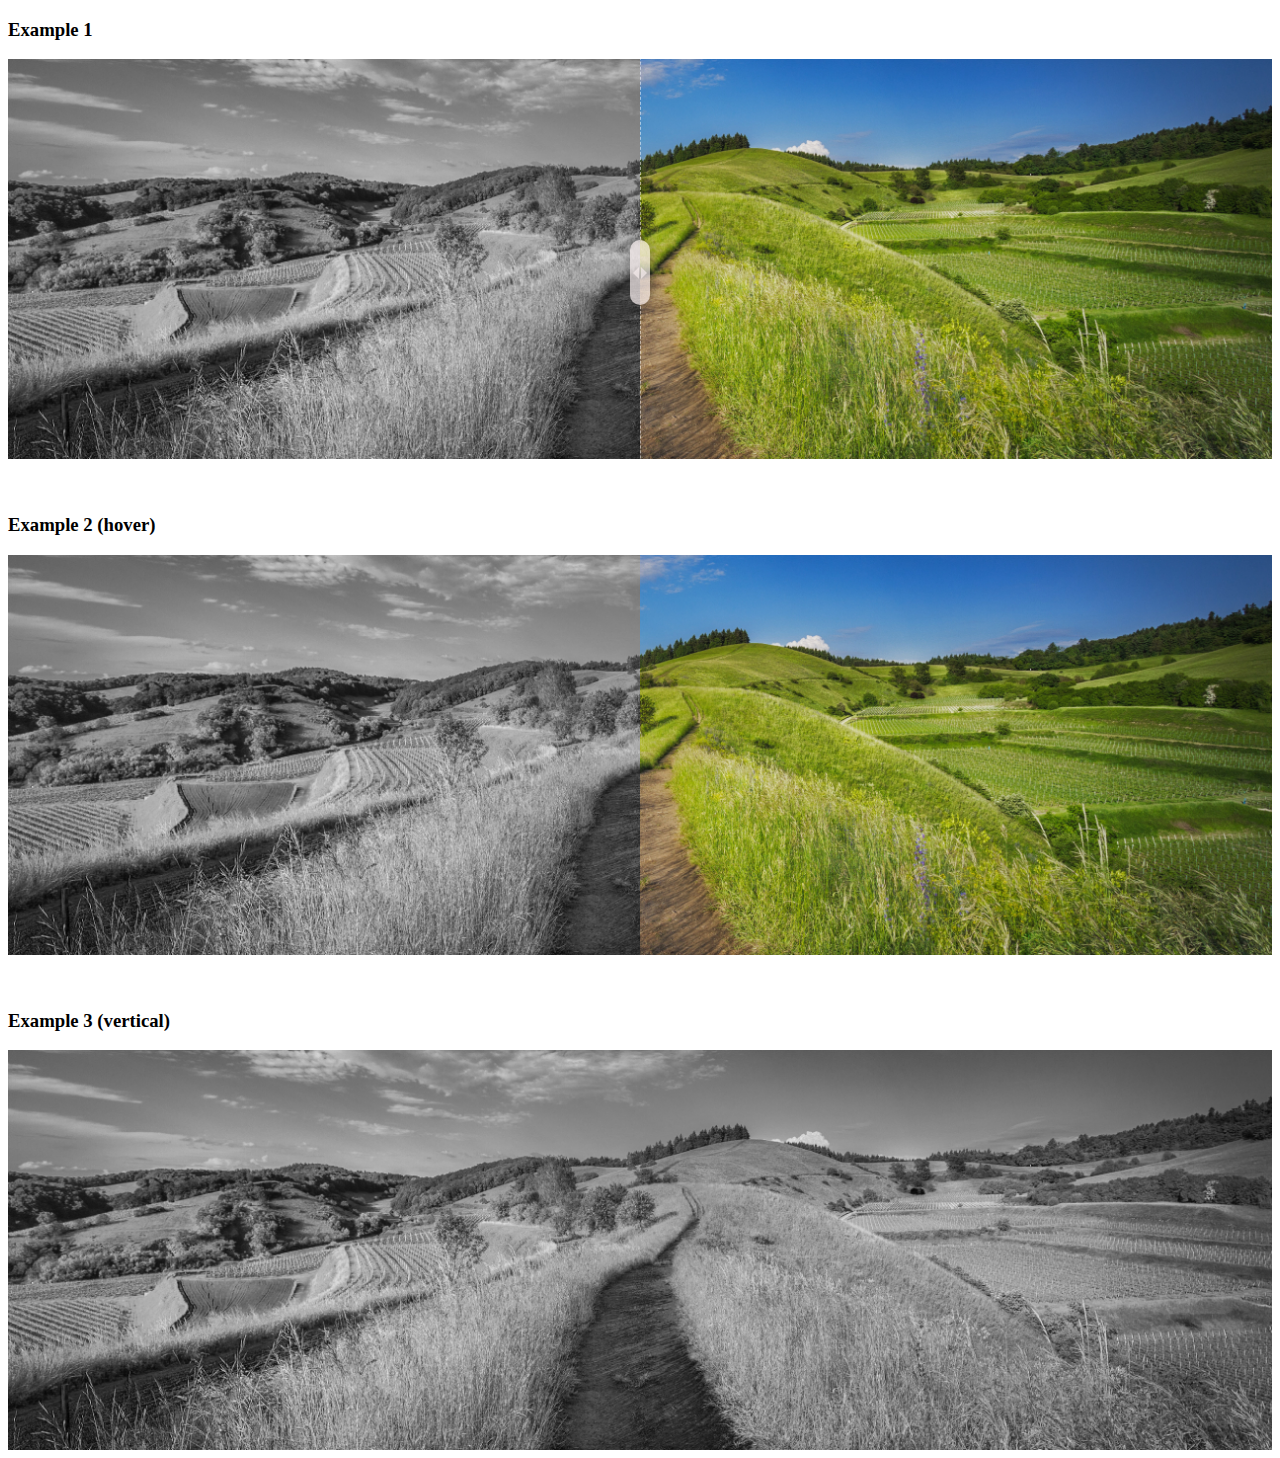
<file: index.html>
<!doctype html>
<html>
<head>
    <title>Basic Template</title>

    <meta charset="utf-8">
    <meta name="viewport" content="width=device-width, initial-scale=1">

    <!-- Kube CSS -->
    <link rel="stylesheet" href="./css/pixelcompare.css">
</head>
<body>
  <div>
    <h3>Example 1</h3>
    <div style="height: 400px" id="container1" class="pixelcompare" data-pixelcompare >
      <img src="./landscape_bw.jpg" width="100%"/>
      <img src="./landscape.jpg" width="100%"/>
    </div>
  </div>
  <br><br>
  <div>
    <h3>Example 2 (hover)</h3>
    <div style="height: 400px" id="container2" class="pixelcompare" data-pixelcompare data-hover>
      <img src="./landscape_bw.jpg" width="100%" />
      <img src="./landscape.jpg" width="100%" />
    </div>
  </div>
  <br><br>
  <div>
    <h3>Example 3 (vertical)</h3>
    <div style="height: 400px" id="container3 " class="pixelcompare" data-pixelcompare data-vertical>
      <img src="./landscape_bw.jpg" width="100%" />
      <img src="./landscape.jpg" width="100%" />
    </div>
  </div>
  <script src="./js/pixelcompare.js"></script>
</body>
</html>
</file>
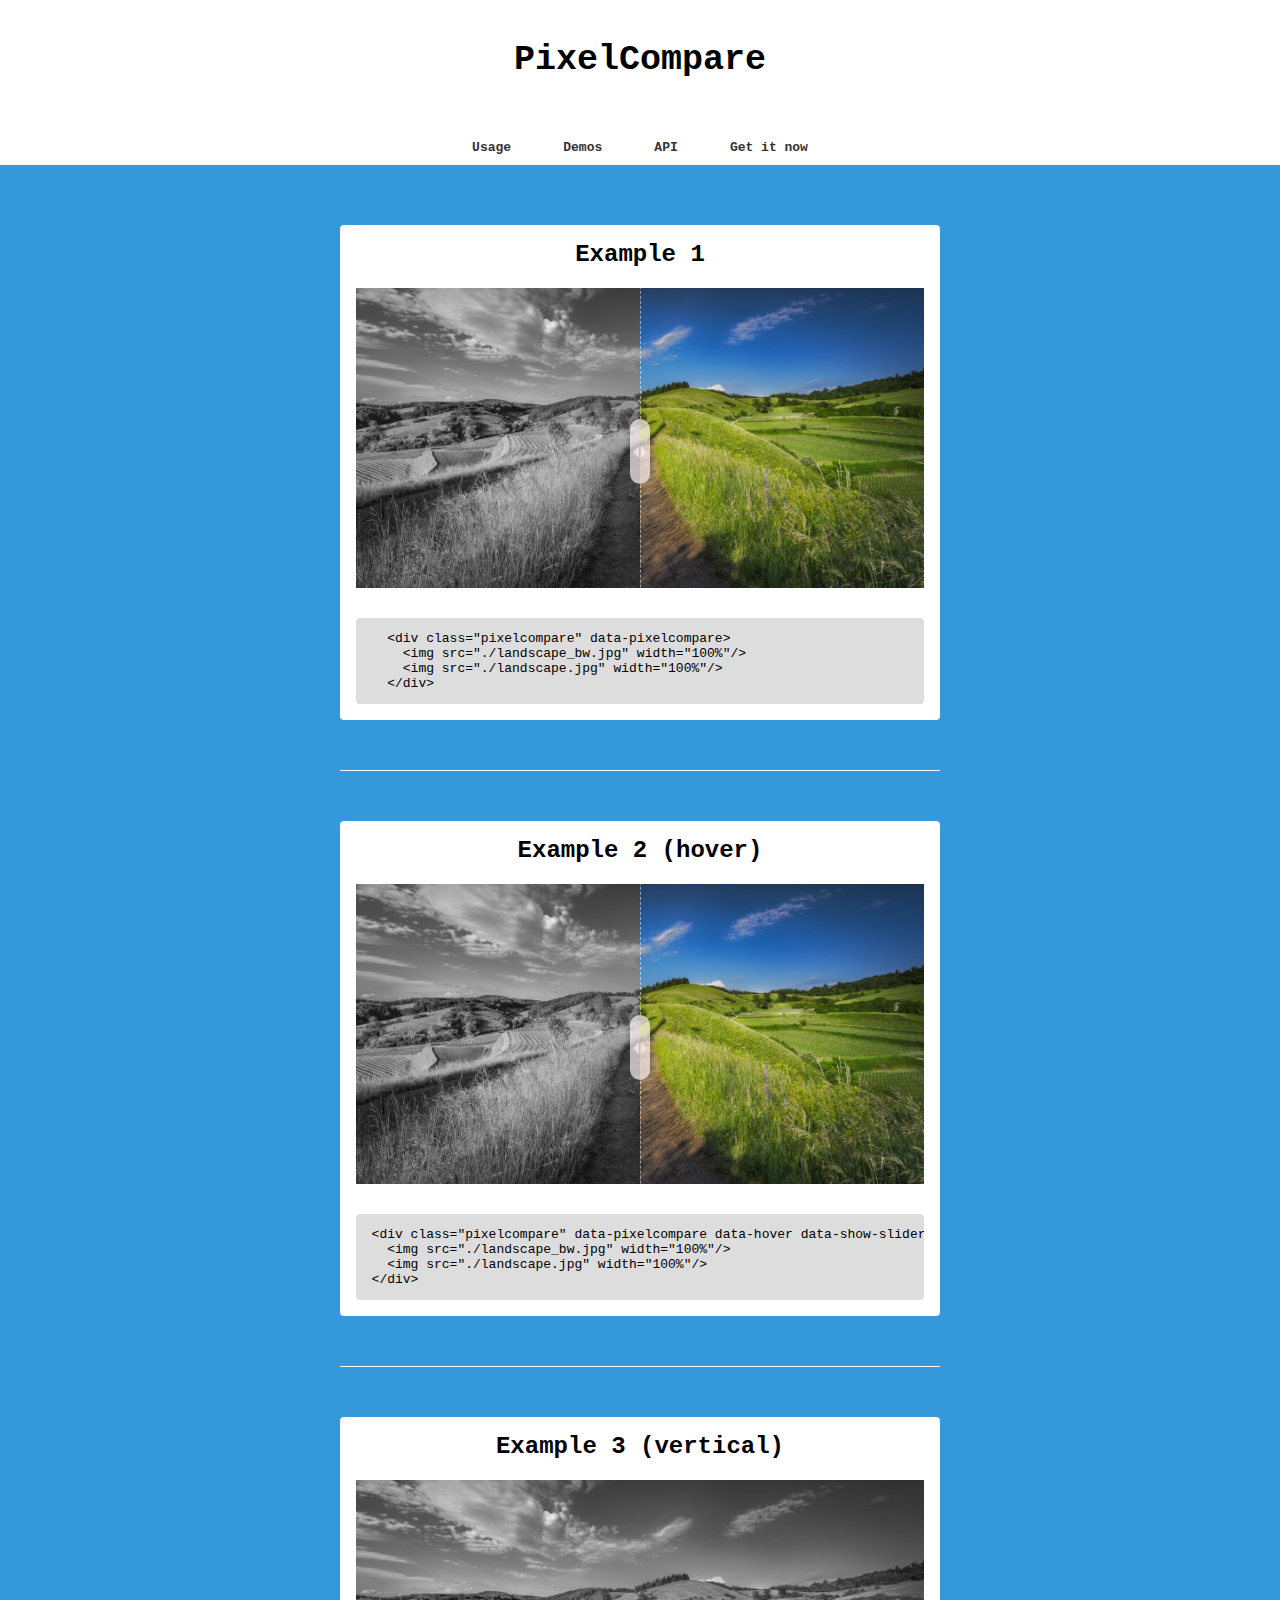
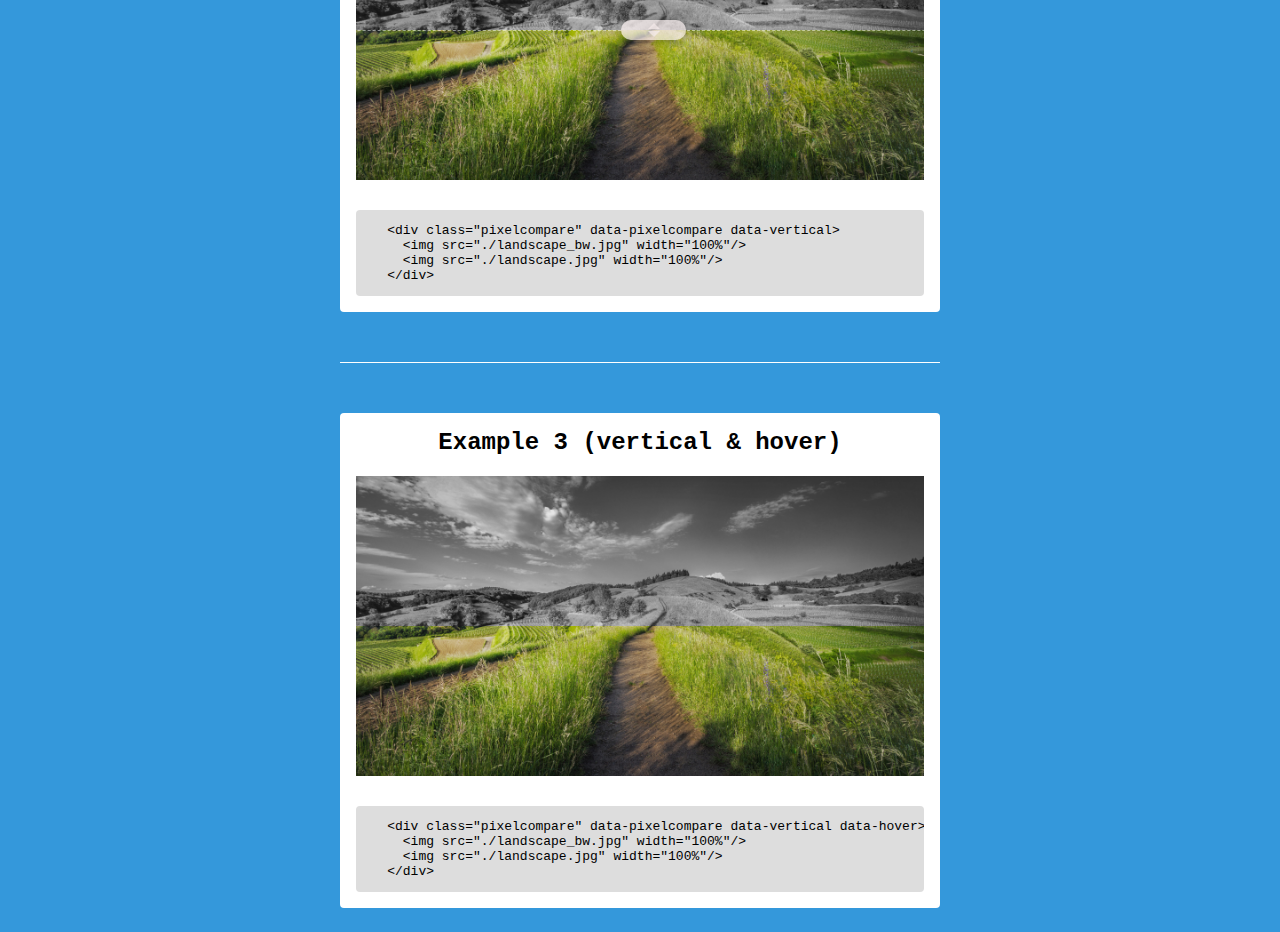
<file: docs/index.html>
<!doctype html>
<html>
<head>
    <title>Basic Template</title>

    <meta charset="utf-8">
    <meta name="viewport" content="width=device-width, initial-scale=1">

    <!-- Kube CSS -->
    <link rel="stylesheet" href="../css/pixelcompare.css">
    <link rel="stylesheet" href="./style.css">
</head>
<body>
  <div class="header">
    <div class="title">PixelCompare</div>
    <div class="nav-links">
      <ul>
        <li><a href="#">Usage</a></li>
        <li><a href="#">Demos</a></li>
        <li><a href="#">API</a></li>
        <li><a href="#">Get it now</a></li>
      </ul>
    </div>
  </div>
  <div class="container">
    <div class="showcase-card">
      <div class="ex-title">Example 1</div>
      <div class="ex-preview">
        <div class="pixelcompare" data-pixelcompare>
          <img src="./landscape_bw.jpg" width="100%"/>
          <img src="./landscape.jpg" width="100%"/>
        </div>
      </div>
      <div class="ex-code">
          <pre>
  <code>  &lt;div class="pixelcompare" data-pixelcompare&gt; 
      &lt;img src="./landscape_bw.jpg" width="100%"/&gt;
      &lt;img src="./landscape.jpg" width="100%"/&gt;
    &lt;/div&gt;</code></pre>
      </div>
    </div>
    <hr>
    <div class="showcase-card">
      <div class="ex-title">Example 2 (hover)</div>
      <div class="ex-preview">
        <div class="pixelcompare" data-pixelcompare data-hover data-show-slider>
          <img src="./landscape_bw.jpg" width="100%"/>
          <img src="./landscape.jpg" width="100%"/>
        </div>
      </div>
      <div class="ex-code">
        <pre>
<code>  &lt;div class="pixelcompare" data-pixelcompare data-hover data-show-slider&gt; 
    &lt;img src="./landscape_bw.jpg" width="100%"/&gt;
    &lt;img src="./landscape.jpg" width="100%"/&gt;
  &lt;/div&gt;</code></pre>
      </div>
    </div>
    <hr>
    <div class="showcase-card">
      <div class="ex-title">Example 3 (vertical)</div>
      <div class="ex-preview">
          <div class="pixelcompare" data-pixelcompare data-vertical>
            <img src="./landscape_bw.jpg" width="100%" />
            <img src="./landscape.jpg" width="100%" />
          </div>
      </div>
      <div class="ex-code">
          <pre>
  <code>  &lt;div class="pixelcompare" data-pixelcompare data-vertical&gt; 
      &lt;img src="./landscape_bw.jpg" width="100%"/&gt;
      &lt;img src="./landscape.jpg" width="100%"/&gt;
    &lt;/div&gt;</code></pre>
      </div>
    </div>
    <hr>
    <div class="showcase-card">
      <div class="ex-title">Example 3 (vertical & hover)</div>
      <div class="ex-preview">
          <div class="pixelcompare" data-pixelcompare data-vertical data-hover>
            <img src="./landscape_bw.jpg" width="100%" />
            <img src="./landscape.jpg" width="100%" />
          </div>
      </div>
      <div class="ex-code">
          <pre>
  <code>  &lt;div class="pixelcompare" data-pixelcompare data-vertical data-hover&gt; 
      &lt;img src="./landscape_bw.jpg" width="100%"/&gt;
      &lt;img src="./landscape.jpg" width="100%"/&gt;
    &lt;/div&gt;</code></pre>
      </div>
    </div>
  </div>
  <script src="../js/pixelcompare.js"></script>
</body>
</html>
</file>
<file: css/pixelcompare.css>
.pixelcompare-wrapper.pixelcompare-horizontal {
  height: 100% !important;
}
.pixelcompare-horizontal .pixelcompare-handle:before, .pixelcompare-horizontal .pixelcompare-handle:after, .pixelcompare-vertical .pixelcompare-handle:before, .pixelcompare-vertical .pixelcompare-handle:after {
  content: "";
  display: block;
  background: #fff;
  position: absolute;
  z-index: 30; 
}
img.pixelcompare-before, img.pixelcompare-after {
  height: 100%;
  object-fit: cover;
  -webkit-user-select: none;
  -khtml-user-select: none;
  -moz-user-select: none;
  -o-user-select: none;
  user-select: none;
}

.pixelcompare-before-label, .pixelcompare-after-label, .pixelcompare-overlay {
  position: absolute;
  top: 0;
  width: 100%;
  height: 100%; 
}

.pixelcompare-before-label, .pixelcompare-after-label, .pixelcompare-overlay {
  transition-duration: 0.5s; 
}

.pixelcompare-before-label, .pixelcompare-after-label {
  transition-property: opacity; 
}

.pixelcompare-horizontal .pixelcompare-before-label:before, .pixelcompare-horizontal .pixelcompare-after-label:before {
  top: 50%;
  margin-top: -19px; 
}

.pixelcompare-vertical .pixelcompare-before-label:before, .pixelcompare-vertical .pixelcompare-after-label:before {
  left: 50%;
  margin-left: -45px;
  text-align: center;
  width: 90px; 
}

.pixelcompare-left-arrow, .pixelcompare-right-arrow, .pixelcompare-up-arrow, .pixelcompare-down-arrow {
  width: 0;
  height: 0;
  border: 6px inset transparent;
  position: absolute; 
}

.pixelcompare-left-arrow, .pixelcompare-right-arrow {
  top: 50%;
  margin-top: -6px;
}

.pixelcompare-up-arrow, .pixelcompare-down-arrow {
  left: 50%;
  margin-left: -6px; 
}

.pixelcompare-container {
  box-sizing: content-box;
  z-index: 0;
  height: 100%;
  overflow: hidden;
  position: relative;
  -webkit-user-select: none;
  -khtml-user-select: none;
  -moz-user-select: none;
  -o-user-select: none;
  user-select: none;
}
.pixelcompare-container img {
  max-width: 100%;
  position: absolute;
  top: 0;
  display: block; 
}
/* .pixelcompare-container.active .pixelcompare-overlay,
.pixelcompare-container.active :hover.pixelcompare-overlay {
  background: transparent; 
} */
.pixelcompare-container.active .pixelcompare-overlay .pixelcompare-before-label,
.pixelcompare-container.active .pixelcompare-overlay .pixelcompare-after-label,
.pixelcompare-container.active :hover.pixelcompare-overlay .pixelcompare-before-label,
.pixelcompare-container.active :hover.pixelcompare-overlay .pixelcompare-after-label {
  opacity: 0; 
}
.pixelcompare-container * {
  box-sizing: content-box; 
}

.pixelcompare-before-label {
  opacity: 0; 
}
.pixelcompare-before-label:before {
  content: attr(data-content); 
}

.pixelcompare-after-label {
  opacity: 0; 
}
.pixelcompare-after-label:before {
  content: attr(data-content); 
}

.pixelcompare-horizontal .pixelcompare-before-label:before {
  left: 10px; 
}

.pixelcompare-horizontal .pixelcompare-after-label:before {
  right: 10px; 
}

.pixelcompare-vertical .pixelcompare-before-label:before {
  top: 10px; 
}

.pixelcompare-vertical .pixelcompare-after-label:before {
  bottom: 10px; 
}

.pixelcompare-overlay {
  transition-property: background;
  background: transparent;
  z-index: 25; 
}
.pixelcompare-overlay:hover, 
.pixelcompare-container.active .pixelcompare-overlay, 
.pixelcompare-handle:hover + .pixelcompare-overlay {
  background: rgba(0, 0, 0, 0.5); 
}
.pixelcompare-overlay:hover .pixelcompare-after-label {
  opacity: 1; 
}
.pixelcompare-overlay:hover .pixelcompare-before-label {
  opacity: 1; 
}

.pixelcompare-before {
  z-index: 20; 
}

.pixelcompare-after {
  z-index: 10; 
}

.pixelcompare-vertical .pixelcompare-handle {
  background-color: rgba(247, 237, 237, 0.71);
  height: 20px;
  width: 65px;
  position: absolute;
  left: 50%;
  top: 50%;
  margin-left: -19px;
  margin-top: -10px;
  border-radius: 1000px;
  box-shadow: 0px 0px 12px rgba(51, 51, 51, 0.5);
  z-index: 40;
  cursor: pointer;
}

.pixelcompare-horizontal .pixelcompare-handle {
  background-color: rgba(247, 237, 237, 0.71);
  height: 65px;
  width: 20px;
  position: absolute;
  left: 50%;
  top: 50%;
  margin-top: -19px;
  margin-left: -10px;
  border-radius: 1000px;
  box-shadow: 0px 0px 12px rgba(51, 51, 51, 0.5);
  z-index: 40;
  cursor: pointer;
}

.pixelcompare-horizontal .pixelcompare-handle:before {
  bottom: 50%;
  height: 799px;    
  margin-bottom: 33px;
  margin-left: 10px;
  background: none;
  position: absolute;
  z-index: 999;
  border-right: 1px dashed rgba(255, 255, 255, 0.5);
}

.pixelcompare-horizontal .pixelcompare-handle:after {
  top: 50%;
  height: 257px;
  margin-top: 33px;
  margin-left: 10px;
  background: none;
  position: absolute;
  z-index: 999;
  border-right: 1px dashed rgba(255, 255, 255, 0.5);
}


.pixelcompare-vertical .pixelcompare-handle:before {
  margin-top: 10px;
  margin-left: 11px;
  width: 100vw;
  background: none;
  position: absolute;
  z-index: 999;
  border-top: 1px dashed rgba(255, 255, 255, 0.5);
  right: 50%;
  margin-right: 33px;
}

.pixelcompare-vertical .pixelcompare-handle:after {
  margin-top: 10px;
  width: 100vw;
  background: none;
  position: absolute;
  z-index: 999;
  border-top: 1px dashed rgba(255, 255, 255, 0.5);
  left: 50%;
  margin-left: 33px;
}

.pixelcompare-left-arrow {
  border-right: 6px solid rgba(247, 237, 237, 0.71);
  left: 50%;
  margin-left: -13px;
}

.pixelcompare-right-arrow {
  border-left: 6px solid rgba(247, 237, 237, 0.71);
  right: 50%;
  margin-right: -13px; 
}

.pixelcompare-up-arrow { 
  border-bottom: 6px solid rgba(247, 237, 237, 0.71);
  top: 50%;
  margin-top: -13px;
}

.pixelcompare-down-arrow {
  border-top: 6px solid rgba(247, 237, 237, 0.71);
  bottom: 50%;
  margin-bottom: -13px;
}
</file>
<file: docs/style.css>
* {
  font-family: monospace;
}

html,
body {
  padding: 0;
  margin: 0;
  background-color: #3498db;
}

hr {
  width: 100%;
  height: 1px;
  background-color: #fff;
  border: none;
  margin: 50px 0;
}

ul {
  list-style: none;
  display: flex;
  justify-content: space-evenly;
  padding: 0;
  margin: 0;
  flex: 1;
  width: auto;
  max-width: 400px;
  margin: auto;
}
.header {
  background-color: #fff;
  padding: 40px 40px 10px 40px;
  display: flex;
  align-items: center;
  justify-content: center;
  flex-direction: column;
}
.title {
  font-size: 35px;
  font-weight: bold;
  margin-bottom: 40px;
}
.nav-links {
  width: 100%;
  margin-top: 20px;
}
.container {
  padding: 20px;
  padding-top: 60px;
  max-width: 600px;
  margin: auto;
}
.showcase-card {
  padding: 16px;
  display: flex;
  flex-direction: column;
  align-items: center;
  background-color: #ffff;
  border-radius: 4px;
}
.ex-title {
  font-size: 24px;
  font-weight: bold;
  margin-bottom: 20px;
}
.ex-preview {
  height: 300px;
  width: 100%;
  margin-bottom: 30px;
}
.ex-code {
  background-color: #ddd;
  border-radius: 4px;
  width: 100%;
  overflow-x: auto;
}
.nav-links a {
  padding: 5px 20px;
  text-decoration: none;
  color: #333;
  font-weight: 800;
}

.nav-links a:hover {
  text-decoration: underline;
  background-color: #ddd;
  border-radius: 4px;
}
</file>
